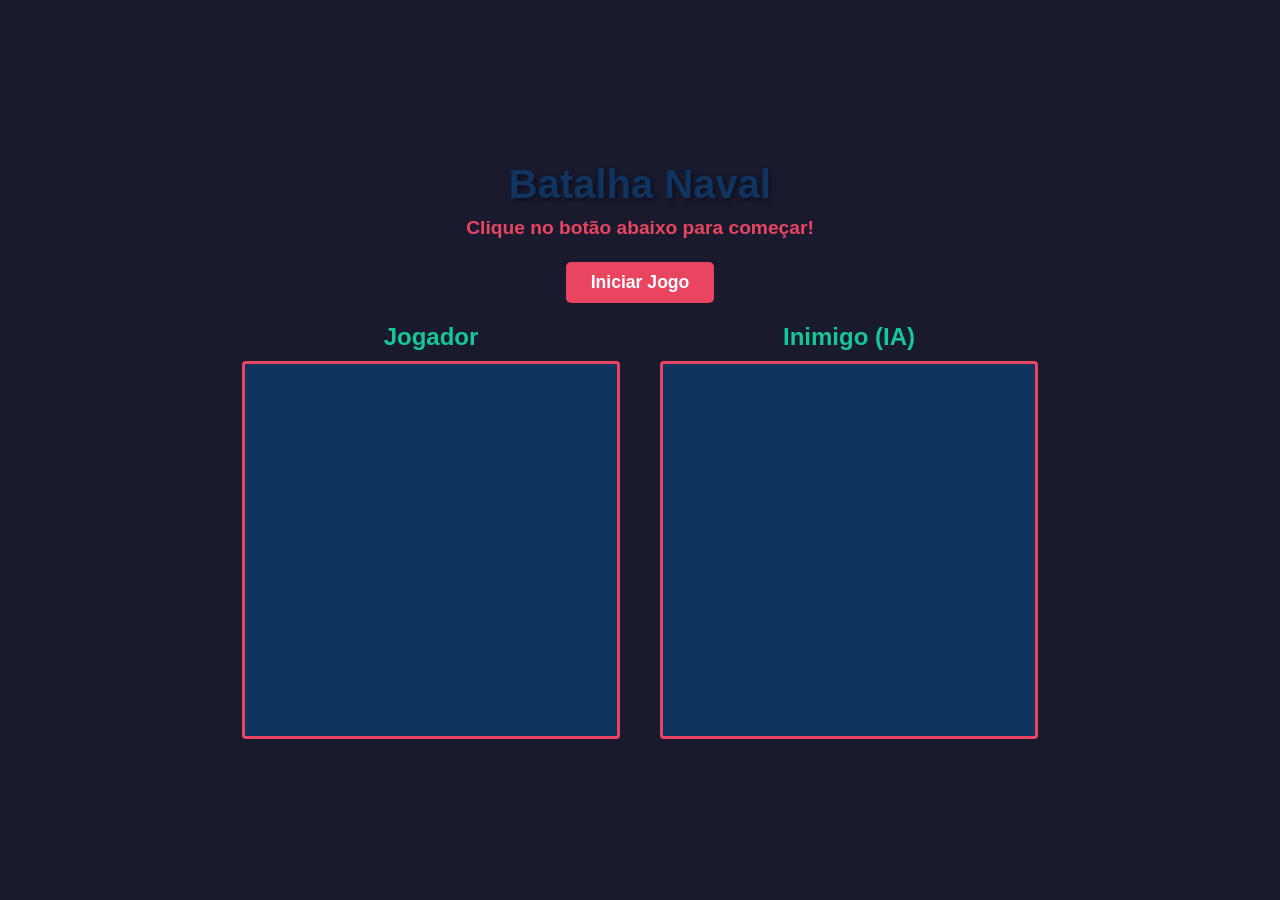
<file: CodeGeeX/battership/index.html>
<!DOCTYPE html>
<html lang="pt-BR">
<head>
    <meta charset="UTF-8">
    <meta name="viewport" content="width=device-width, initial-scale=1.0">
    <title>Batalha Naval - Homem vs Máquina</title>
    <link rel="stylesheet" href="style.css">
</head>
<body>
    <div class="container">
        <h1>Batalha Naval</h1>
        <div id="status">Clique no botão abaixo para começar!</div>
        
        <!-- Botão de Inicialização -->
        <button id="start-btn" onclick="startGame()">Iniciar Jogo</button>

        <div class="boards-container">
            <!-- Tabuleiro do Jogador -->
            <div class="board-wrapper">
                <h2>Jogador</h2>
                <div id="player-board" class="board"></div>
            </div>

            <!-- Tabuleiro da IA (Inimigo) -->
            <div class="board-wrapper">
                <h2>Inimigo (IA)</h2>
                <div id="enemy-board" class="board"></div>
            </div>
        </div>
    </div>

    <script src="script.js"></script>
</body>
</html>
</file>
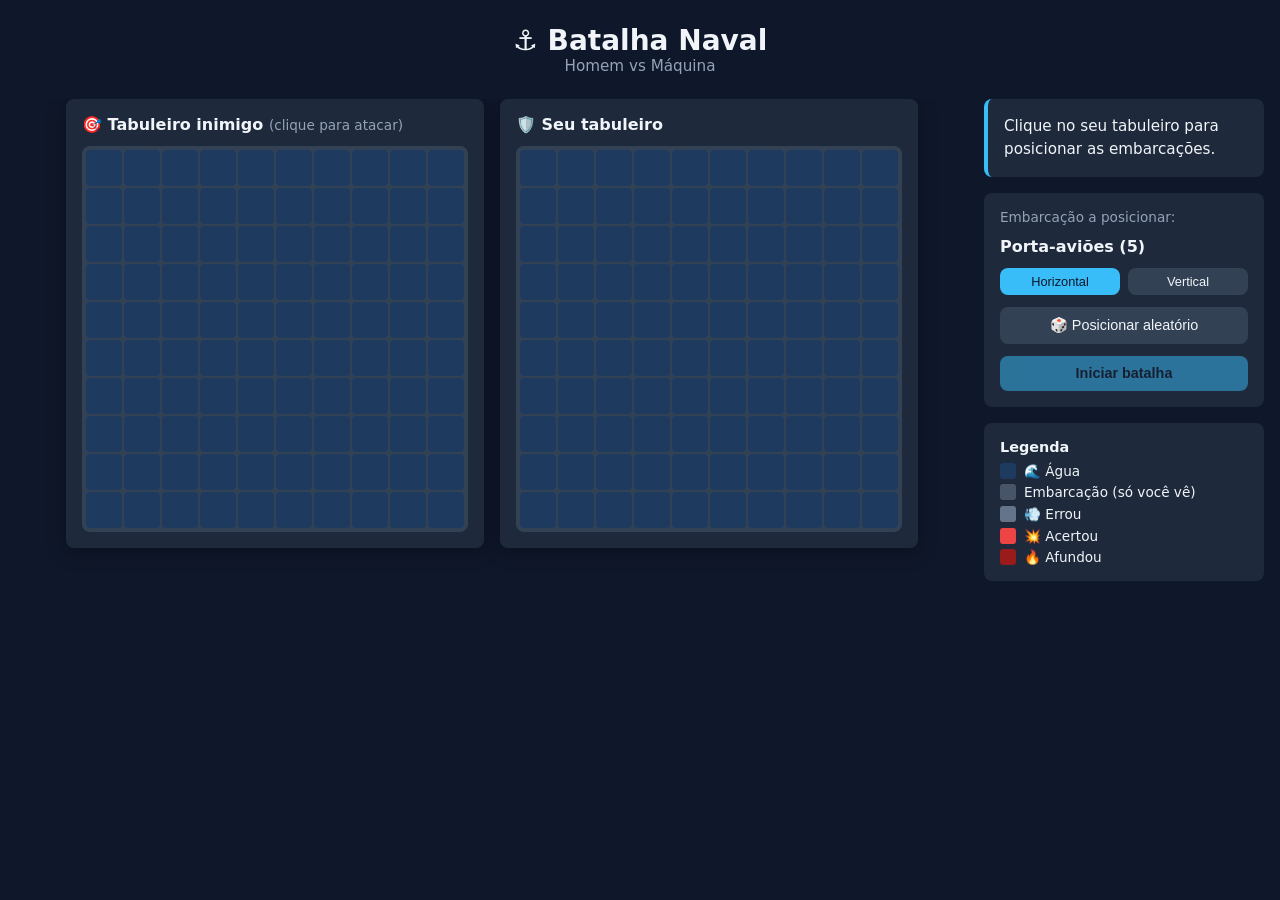
<file: Cursor IA/battership/index.html>
<!DOCTYPE html>
<html lang="pt-BR">
<head>
  <meta charset="UTF-8">
  <meta name="viewport" content="width=device-width, initial-scale=1.0">
  <title>Batalha Naval — Homem vs Máquina</title>
  <link rel="stylesheet" href="style.css">
</head>
<body>
  <header class="header">
    <h1>⚓ Batalha Naval</h1>
    <p class="subtitle">Homem vs Máquina</p>
  </header>

  <main class="game-container">
    <section class="panel panel--enemy" aria-label="Tabuleiro inimigo">
      <h2>🎯 Tabuleiro inimigo <span class="hint">(clique para atacar)</span></h2>
      <div id="enemy-board" class="board" role="grid" aria-label="Ataque ao inimigo"></div>
    </section>

    <section class="panel panel--player" aria-label="Tabuleiro do jogador">
      <h2>🛡️ Seu tabuleiro</h2>
      <div id="player-board" class="board" role="grid" aria-label="Suas embarcações"></div>
    </section>
  </main>

  <aside class="sidebar">
    <div id="status" class="status" role="status" aria-live="polite">
      Posicione suas embarcações e clique em <strong>Iniciar</strong>.
    </div>

    <div class="fleet-setup" id="fleet-setup">
      <p class="fleet-label">Embarcação a posicionar:</p>
      <p id="current-ship" class="current-ship">Porta-aviões (5)</p>
      <div class="orientation">
        <button type="button" id="btn-horizontal" class="btn btn--small active">Horizontal</button>
        <button type="button" id="btn-vertical" class="btn btn--small">Vertical</button>
      </div>
      <button type="button" id="btn-random" class="btn">🎲 Posicionar aleatório</button>
      <button type="button" id="btn-start" class="btn btn--primary" disabled>Iniciar batalha</button>
    </div>

    <div class="legend">
      <h3>Legenda</h3>
      <ul>
        <li><span class="swatch swatch--water"></span> 🌊 Água</li>
        <li><span class="swatch swatch--ship"></span> Embarcação (só você vê)</li>
        <li><span class="swatch swatch--miss"></span> 💨 Errou</li>
        <li><span class="swatch swatch--hit"></span> 💥 Acertou</li>
        <li><span class="swatch swatch--sunk"></span> 🔥 Afundou</li>
      </ul>
    </div>

    <button type="button" id="btn-restart" class="btn btn--secondary hidden">↺ Nova partida</button>
  </aside>

  <script src="script.js"></script>
</body>
</html>
</file>
<file: CodeGeeX/battership/style.css>
* {
    box-sizing: border-box;
    margin: 0;
    padding: 0;
    font-family: 'Segoe UI', Tahoma, Geneva, Verdana, sans-serif;
}

body {
    background-color: #1a1a2e;
    color: #e9e9eb;
    display: flex;
    justify-content: center;
    align-items: center;
    min-height: 100vh;
}

.container {
    text-align: center;
}

h1 {
    margin-bottom: 10px;
    color: #0f3460;
    text-shadow: 2px 2px 4px rgba(0,0,0,0.5);
    font-size: 2.5rem;
}

#status {
    margin-bottom: 15px;
    font-size: 1.2rem;
    color: #e94560;
    font-weight: bold;
    height: 30px;
}

/* Estilo do Botão de Iniciar */
#start-btn {
    padding: 10px 25px;
    font-size: 1.1rem;
    font-weight: bold;
    color: #fff;
    background-color: #e94560;
    border: none;
    border-radius: 5px;
    cursor: pointer;
    margin-bottom: 20px;
    transition: background-color 0.3s, transform 0.1s;
}

#start-btn:hover {
    background-color: #d13d56;
    transform: scale(1.05);
}

#start-btn:active {
    transform: scale(0.95);
}

.boards-container {
    display: flex;
    gap: 40px;
    justify-content: center;
    flex-wrap: wrap;
}

.board-wrapper h2 {
    margin-bottom: 10px;
    color: #16c79a;
}

.board {
    display: grid;
    grid-template-columns: repeat(10, 35px);
    grid-template-rows: repeat(10, 35px);
    gap: 2px;
    background-color: #0f3460;
    padding: 2px;
    border: 3px solid #e94560;
    border-radius: 4px;
}

.cell {
    background-color: #16213e; /* Água */
    width: 35px;
    height: 35px;
    cursor: pointer;
    transition: background-color 0.2s;
    border-radius: 2px;
    display: flex;
    justify-content: center;
    align-items: center;
    font-size: 1.2rem; /* Tamanho dos emojis */
}

.cell:hover {
    background-color: #1a1a4e;
}

/* Cores dos Estados */
.cell.ship {
    background-color: #4a6fa5; /* Navio visível apenas no tabuleiro do jogador */
}

.cell.hit {
    background-color: #e94560; /* Acertou um navio */
    cursor: not-allowed;
}

.cell.miss {
    background-color: #a3d8f4; /* Água atingida (Errou) */
    cursor: not-allowed;
}

.cell.sunk {
    background-color: #8b0000; /* Navio totalmente afundado */
    cursor: not-allowed;
}

.cell.disabled {
    pointer-events: none; /* Desabilita cliques quando não é a vez do jogador */
}
</file>
<file: Cursor IA/battership/style.css>
/* ===== Variáveis e reset ===== */
:root {
  --bg: #0f172a;
  --surface: #1e293b;
  --surface-light: #334155;
  --text: #f1f5f9;
  --text-muted: #94a3b8;
  --accent: #38bdf8;
  --accent-hover: #7dd3fc;
  --water: #1e3a5f;
  --water-hover: #2563eb;
  --ship: #475569;
  --ship-preview: #64748b;
  --miss: #64748b;
  --hit: #ef4444;
  --sunk: #991b1b;
  --success: #22c55e;
  --radius: 8px;
  --cell-size: clamp(26px, 3.2vw, 36px);
}

*,
*::before,
*::after {
  box-sizing: border-box;
  margin: 0;
  padding: 0;
}

body {
  font-family: "Segoe UI", system-ui, sans-serif;
  background: var(--bg);
  color: var(--text);
  min-height: 100vh;
  padding: 1rem;
  display: grid;
  grid-template-columns: 1fr minmax(240px, 280px);
  grid-template-rows: auto 1fr;
  grid-template-areas:
    "header header"
    "boards sidebar";
  gap: 1rem;
  max-width: 1280px;
  margin: 0 auto;
}

.sidebar {
  grid-area: sidebar;
}

@media (max-width: 960px) {
  body {
    grid-template-columns: 1fr;
    grid-template-areas:
      "header"
      "boards"
      "sidebar";
    max-width: 100%;
  }
}

/* ===== Cabeçalho ===== */
.header {
  grid-area: header;
  text-align: center;
  padding: 0.5rem;
}

.header h1 {
  font-size: 1.75rem;
  font-weight: 700;
}

.subtitle {
  color: var(--text-muted);
  font-size: 0.95rem;
}

/* ===== Layout principal — tabuleiros lado a lado ===== */
.game-container {
  display: flex;
  flex-direction: row;
  flex-wrap: nowrap;
  gap: 1rem;
  justify-content: center;
  align-items: flex-start;
  overflow-x: auto;
  padding-bottom: 0.25rem;
  grid-area: boards;
}

.panel {
  background: var(--surface);
  border-radius: var(--radius);
  padding: 1rem;
  box-shadow: 0 4px 20px rgba(0, 0, 0, 0.3);
  flex: 0 0 auto;
}

@media (max-width: 720px) {
  .game-container {
    flex-direction: column;
    flex-wrap: wrap;
    align-items: center;
    overflow-x: visible;
  }
}

.panel h2 {
  font-size: 1rem;
  margin-bottom: 0.75rem;
  font-weight: 600;
}

.hint {
  font-weight: 400;
  color: var(--text-muted);
  font-size: 0.85rem;
}

/* ===== Tabuleiro ===== */
.board {
  display: grid;
  grid-template-columns: repeat(10, var(--cell-size));
  grid-template-rows: repeat(10, var(--cell-size));
  gap: 2px;
  background: var(--surface-light);
  padding: 4px;
  border-radius: var(--radius);
  user-select: none;
}

.cell {
  width: var(--cell-size);
  height: var(--cell-size);
  display: flex;
  align-items: center;
  justify-content: center;
  font-size: 1.1rem;
  border-radius: 4px;
  background: var(--water);
  cursor: default;
  transition: background 0.15s, transform 0.1s;
}

/* Água */
.cell--water {
  background: var(--water);
}

/* Embarcação (visível só no tabuleiro do jogador — só cor, sem ícone) */
.cell--ship {
  background: var(--ship);
  box-shadow: inset 0 0 0 1px rgba(255, 255, 255, 0.12);
}

.cell--preview {
  background: var(--ship-preview);
  opacity: 0.85;
}

.cell--preview-invalid {
  background: #7f1d1d;
  opacity: 0.7;
}

/* Errou */
.cell--miss {
  background: var(--miss);
  color: var(--text-muted);
}

/* Acertou */
.cell--hit {
  background: var(--hit);
  animation: pulse 0.3s ease;
}

/* Afundou */
.cell--sunk {
  background: var(--sunk);
}

@keyframes pulse {
  0% { transform: scale(1.15); }
  100% { transform: scale(1); }
}

/* Tabuleiro inimigo — células clicáveis na batalha */
.panel--enemy .cell--water.cell--attackable {
  cursor: crosshair;
}

.panel--enemy .cell--water.cell--attackable:hover {
  background: var(--water-hover);
}

.panel--enemy .cell--miss,
.panel--enemy .cell--hit,
.panel--enemy .cell--sunk {
  cursor: not-allowed;
}

/* Tabuleiro do jogador — sem clique na batalha */
.panel--player .cell {
  cursor: default;
}

/* Fase de posicionamento */
.placing .panel--player .cell--water {
  cursor: pointer;
}

.placing .panel--player .cell--water:hover {
  background: var(--water-hover);
}

/* ===== Sidebar ===== */
.sidebar {
  display: flex;
  flex-direction: column;
  gap: 1rem;
}

.status {
  background: var(--surface);
  padding: 1rem;
  border-radius: var(--radius);
  border-left: 4px solid var(--accent);
  font-size: 0.95rem;
  line-height: 1.5;
  min-height: 4rem;
}

.status--win {
  border-left-color: var(--success);
}

.status--lose {
  border-left-color: var(--hit);
}

.fleet-setup {
  background: var(--surface);
  padding: 1rem;
  border-radius: var(--radius);
  display: flex;
  flex-direction: column;
  gap: 0.75rem;
}

.fleet-label {
  font-size: 0.85rem;
  color: var(--text-muted);
}

.current-ship {
  font-weight: 600;
  font-size: 1rem;
}

.orientation {
  display: flex;
  gap: 0.5rem;
}

.btn {
  padding: 0.6rem 1rem;
  border: none;
  border-radius: var(--radius);
  background: var(--surface-light);
  color: var(--text);
  font-size: 0.9rem;
  cursor: pointer;
  transition: background 0.15s;
}

.btn:hover:not(:disabled) {
  background: #475569;
}

.btn:disabled {
  opacity: 0.5;
  cursor: not-allowed;
}

.btn--small {
  padding: 0.4rem 0.75rem;
  font-size: 0.8rem;
  flex: 1;
}

.btn--small.active {
  background: var(--accent);
  color: var(--bg);
}

.btn--primary {
  background: var(--accent);
  color: var(--bg);
  font-weight: 600;
}

.btn--primary:hover:not(:disabled) {
  background: var(--accent-hover);
}

.btn--secondary {
  background: transparent;
  border: 1px solid var(--text-muted);
}

.legend {
  background: var(--surface);
  padding: 1rem;
  border-radius: var(--radius);
  font-size: 0.85rem;
}

.legend h3 {
  font-size: 0.9rem;
  margin-bottom: 0.5rem;
}

.legend ul {
  list-style: none;
  display: flex;
  flex-direction: column;
  gap: 0.35rem;
}

.legend li {
  display: flex;
  align-items: center;
  gap: 0.5rem;
}

.swatch {
  width: 16px;
  height: 16px;
  border-radius: 3px;
  flex-shrink: 0;
}

.swatch--water { background: var(--water); }
.swatch--ship { background: var(--ship); }
.swatch--miss { background: var(--miss); }
.swatch--hit { background: var(--hit); }
.swatch--sunk { background: var(--sunk); }

.hidden {
  display: none !important;
}

/* Bloqueio durante turno da IA */
.board--locked {
  pointer-events: none;
  opacity: 0.85;
}
</file>
